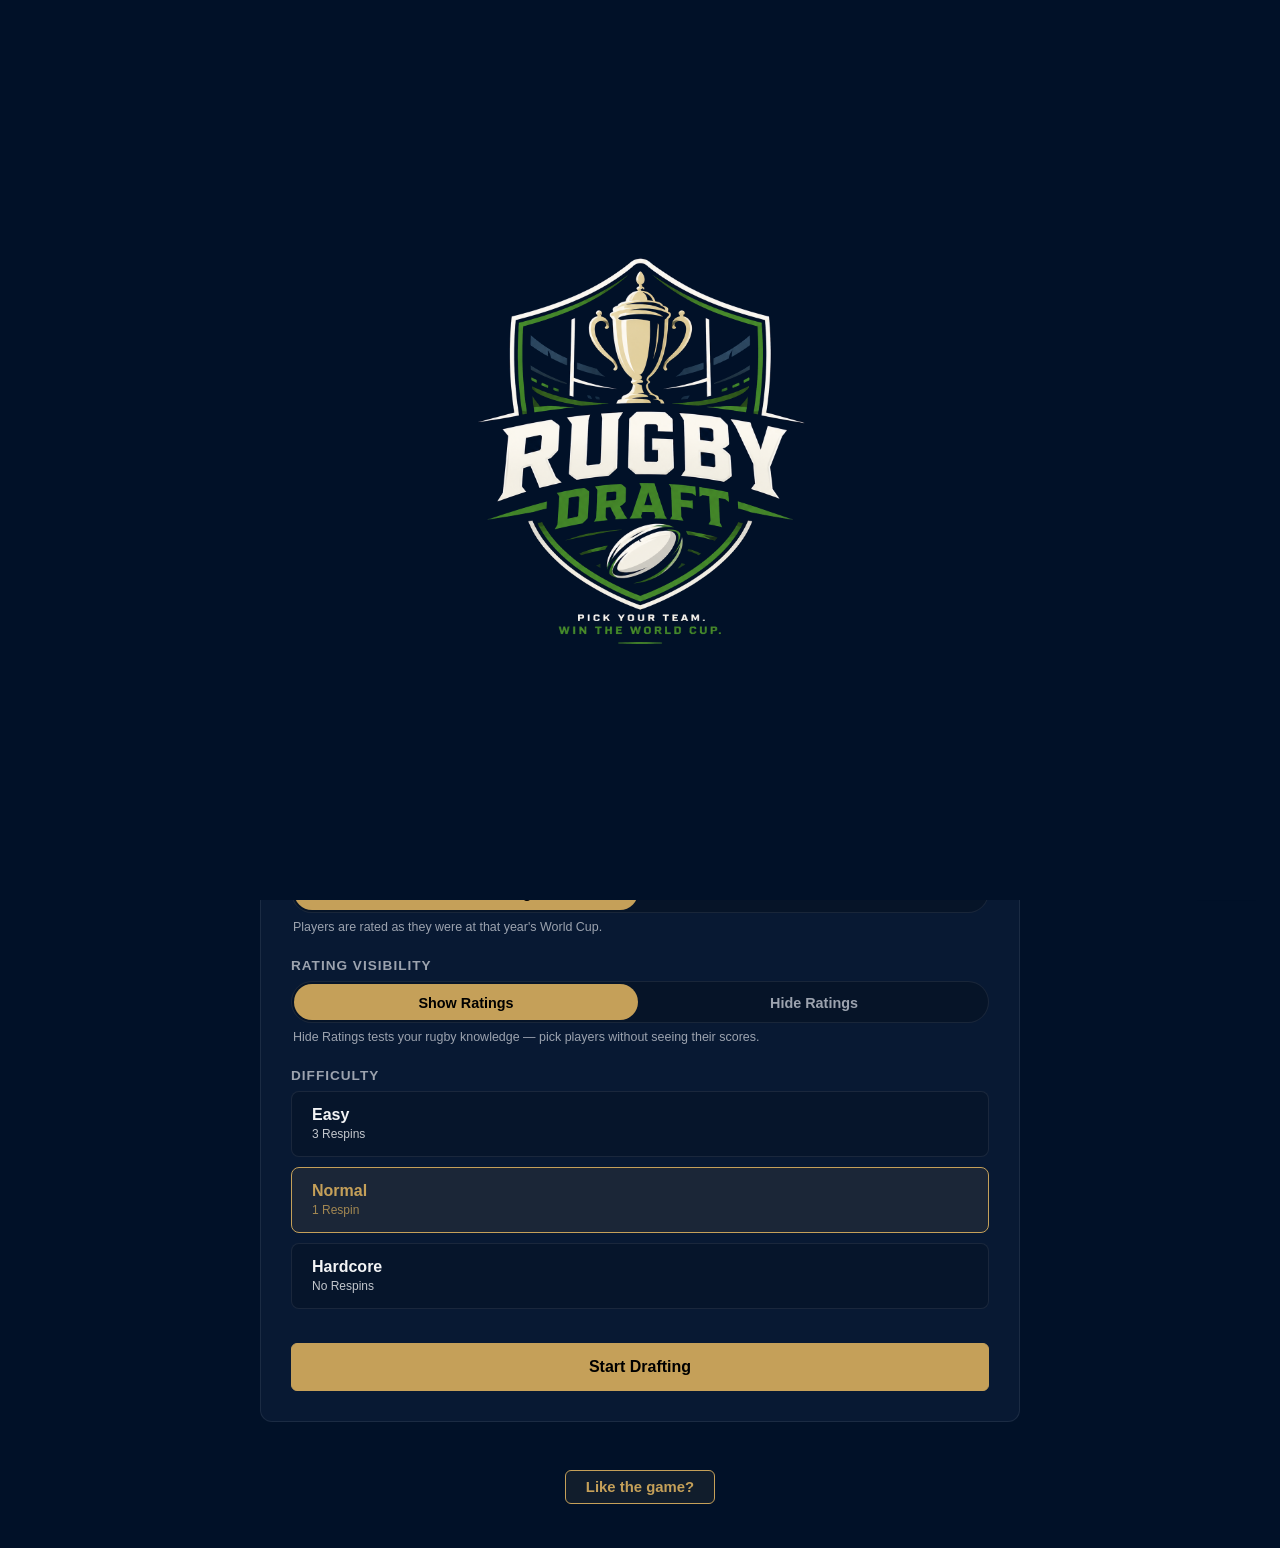
<file: index.html>
<!DOCTYPE html>
<html lang="en">
<head>
    <!-- Google Tag Manager -->
        <script>(function(w,d,s,l,i){w[l]=w[l]||[];w[l].push({'gtm.start':
        new Date().getTime(),event:'gtm.js'});var f=d.getElementsByTagName(s)[0],
        j=d.createElement(s),dl=l!='dataLayer'?'&l='+l:'';j.async=true;j.src=
        'https://www.googletagmanager.com/gtm.js?id='+i+dl;f.parentNode.insertBefore(j,f);
        })(window,document,'script','dataLayer','GTM-KBVM69FK');</script>
        <!-- End Google Tag Manager -->
            <meta charset="UTF-8">
            <meta name="viewport" content="width=device-width, initial-scale=1.0, viewport-fit=cover">
            <meta name="description" content="Build your ultimate XV from every Rugby World Cup squad in history. Draft players across 10 tournaments, then simulate any World Cup you choose.">
            <meta property="og:title" content="Rugby XV Draft">
            <meta property="og:description" content="Build your ultimate XV from every Rugby World Cup squad in history. Draft players across 10 tournaments, then simulate any World Cup you choose.">
            <meta property="og:image" content="https://rugbydraft.team/assets/logo-dark.png">
            <meta property="og:url" content="https://rugbydraft.team">
            <meta property="og:type" content="website">
            <meta name="twitter:card" content="summary_large_image">
            <meta name="twitter:image" content="https://rugbydraft.team/assets/logo-dark.png">
            <title>Rugby XV Draft</title>
            <link rel="stylesheet" href="style.css">
<link rel="icon" type="image/x-icon" href="assets/favicon.ico">
<link rel="icon" type="image/png" sizes="32x32" href="assets/favicon-32.png">
<link rel="icon" type="image/png" sizes="16x16" href="assets/favicon-16.png">
<link rel="apple-touch-icon" sizes="180x180" href="assets/favicon-180.png">
</head>
<body>
    <div id="loading-screen">
        <img src="assets/logo-dark.png" alt="Rugby Draft" class="loading-logo loading-logo-dark">
        <img src="assets/logo-light.png" alt="Rugby Draft" class="loading-logo loading-logo-light">
    </div>
    <script>
        // Runs immediately as the browser reaches this point in the markup,
        // before anything else on the page loads — so a repeat visit within
        // the same session (Play Again / Abandon Campaign) never shows even
        // a brief flash of the loading screen. The main dismiss-with-fade
        // logic for genuinely fresh visits lives in app.js.
        (function () {
            try {
                if (sessionStorage.getItem("hasPlayedBefore") === "1") {
                    document.getElementById("loading-screen").remove();
                }
            } catch (e) {}
        })();
    </script>
    <div id="tip-overlay" class="hidden">
        <div id="tip-card">
            <button id="tip-close-btn" aria-label="Close">&times;</button>
            <div id="tip-icon"></div>
            <div id="tip-title"></div>
            <div id="tip-body"></div>
            <label id="tip-dontshow-label">
                <input type="checkbox" id="tip-dontshow-checkbox">
                Don't show these tips again
            </label>
            <button id="tip-gotit-btn" class="btn-primary">Got it</button>
        </div>
    </div>
    <!-- Google Tag Manager (noscript) -->
<noscript><iframe src="https://www.googletagmanager.com/ns.html?id=GTM-KBVM69FK"
height="0" width="0" style="display:none;visibility:hidden"></iframe></noscript>
<!-- End Google Tag Manager (noscript) -->
    <header>
        <div class="site-logo">
            <img src="assets/logo-dark.png" alt="Rugby Draft" class="logo-img logo-dark">
            <img src="assets/logo-light.png" alt="Rugby Draft" class="logo-img logo-light">
        </div>
        <div class="header-centre">
            <h1 class="site-title">RUGBY XV DRAFT</h1>
                <div id="tournament-title" class="tournament-title-banner"></div>
        </div>
        <div class="utility-controls">
            <button id="theme-toggle">Light Mode</button>
            <button id="header-reset-btn" class="abort-reset-btn">Reset App</button>
        </div>
    </header>
    <main>
        <!-- SCREEN 1: SETUP -->
        <div id="setup-card" class="card-container">

            <div class="control-group">
                <label>Game Mode</label>
                <div id="mode-slider-track" class="slider-track">
                    <div id="mode-handle" class="slider-handle"></div>
                    <div class="slider-options">
                        <div id="mode-rwc" class="slider-opt active">Rugby World Cups</div>
                        <div id="mode-lions" class="slider-opt">Lions Tours</div>
                    </div>
                </div>
            </div>

            <div class="explainer-box" id="explainer-rwc">
                <div class="explainer-lead">Build the ultimate rugby team from history then take them to the World Cup.</div>
                <div class="explainer-body">Each turn, a random nation and year is spun — from the 1987 World Cup to 2023. Pick one player from that squad and place them on your pitch. Build a full XV across 15 spins, choosing wisely each time.</div>
                <div class="explainer-body">Your XV replaces a real team in the bracket of whichever World Cup you choose to play. Once your squad is complete, simulate the tournament and see how far they go.</div>
                <div class="explainer-rules">
                    <div class="explainer-rule">5,700+ players across all 10 World Cups</div>
                    <div class="explainer-rule">Choose which year to play in. Earlier RWCs are slightly easier</div>
                    <div class="explainer-rule">Choose which team to replace in the pool stages</div>
                    <div class="explainer-rule">Players can be placed out of position, but with a rating penalty</div>
                    <div class="explainer-rule">Use respins to reject a squad and draw another</div>
                    <div class="explainer-rule">Career Peak mode rates players at their all-time best</div>
                </div>
            </div>

            <div class="explainer-box hidden" id="explainer-lions">
                <div class="explainer-lead">Build a Lions XV from the four home nations then climb the ladder of Lions history.</div>
                <div class="explainer-body">Each turn, a random home nation and year is spun. Pick one player from that squad and place them on your pitch. Build a full XV across 15 spins, choosing wisely each time.</div>
                <div class="explainer-body">Once your squad is complete, you'll face the Lions Test team from every series decider since 1989, one match at a time. Win and you move on. Lose and the tour ends there.</div>
                <div class="explainer-rules">
                    <div class="explainer-rule">Draft only from England, Ireland, Scotland and Wales squads</div>
                    <div class="explainer-rule">Ten matches, one for every series decider from 1989 to 2025</div>
                    <div class="explainer-rule">A single loss ends the tour, however far you've climbed</div>
                    <div class="explainer-rule">Players can be placed out of position, but with a rating penalty</div>
                    <div class="explainer-rule">Use respins to reject a squad and draw another</div>
                    <div class="explainer-rule">Clear all ten matches and the Lions All Time XV awaits</div>
                </div>
                <button id="lions-dev-btn" class="control-hint hidden" style="background:none;border:none;text-decoration:underline;cursor:pointer;padding:0;">Dev Mode: instant 99 rated squad</button>
            </div>

            <div class="control-group" id="tournament-year-group">
                <label>Which World Cup?</label>
                <select id="tournament-year-select" class="team-select">
                    <option value="2023">2023 — France</option>
                    <option value="2019">2019 — Japan</option>
                    <option value="2015">2015 — England</option>
                    <option value="2011">2011 — New Zealand</option>
                    <option value="2007">2007 — France</option>
                    <option value="2003">2003 — Australia</option>
                    <option value="1999">1999 — Wales</option>
                    <option value="1995">1995 — South Africa</option>
                    <option value="1991">1991 — England/France/Ireland/Scotland/Wales</option>
                    <option value="1987">1987 — New Zealand/Australia</option>
                </select>
                <p class="control-hint">Choose which Rugby World Cup your Hybrid XV will compete in. The pool draw and bracket match what actually happened that year.</p>
            </div>

            <div class="control-group" id="team-select-group">
                <label>Replace Which Team</label>
                <select id="team-select" class="team-select"></select>
                <p class="control-hint" id="team-select-hint">Your XV takes this team's place in the World Cup bracket.</p>
            </div>

            <div class="control-group">
                <label>Rating Mode</label>
                <div id="variant-slider-track" class="slider-track">
                    <div id="variant-handle" class="slider-handle"></div>
                    <div class="slider-options">
                        <div id="variant-comp" class="slider-opt active">Tournament Rating</div>
                        <div id="variant-career" class="slider-opt">Career Peak</div>
                    </div>
                </div>
                <p class="control-hint" id="variant-hint">Players are rated as they were at that year's World Cup.</p>
            </div>

            <div class="control-group">
                <label>Rating Visibility</label>
                <div id="rating-slider-track" class="slider-track">
                    <div id="rating-handle" class="slider-handle"></div>
                    <div class="slider-options">
                        <div id="lbl-reveal" class="slider-opt active">Show Ratings</div>
                        <div id="lbl-knowledge" class="slider-opt">Hide Ratings</div>
                    </div>
                </div>
                <p class="control-hint">Hide Ratings tests your rugby knowledge — pick players without seeing their scores.</p>
            </div>

            <div class="control-group">
                <label>Difficulty</label>
                <div class="radio-options">
                    <div class="radio-box">
                        <input type="radio" name="difficulty" value="easy" id="diff-easy">
                        <label for="diff-easy" class="radio-label">Easy<br><span style="font-size:0.75rem;font-weight:normal;opacity:0.8;">3 Respins</span></label>
                    </div>
                    <div class="radio-box">
                        <input type="radio" name="difficulty" value="normal" id="diff-normal" checked>
                        <label for="diff-normal" class="radio-label">Normal<br><span style="font-size:0.75rem;font-weight:normal;opacity:0.8;">1 Respin</span></label>
                    </div>
                    <div class="radio-box">
                        <input type="radio" name="difficulty" value="hard" id="diff-hard">
                        <label for="diff-hard" class="radio-label">Hardcore<br><span style="font-size:0.75rem;font-weight:normal;opacity:0.8;">No Respins</span></label>
                    </div>
                </div>
            </div>

            <button id="start-game-btn" class="btn-primary btn-full">Start Drafting</button>
        </div>

        <!-- SCREEN 2: DRAFT DASHBOARD -->
        <div id="draft-dashboard" class="dashboard-grid hidden">
            <div class="left-panel">
                <div class="panel-card panel-card-compact">
                    <div class="stats-row">
                        <div class="stat-box"><div id="avg-global-ovr" class="stat-val">--</div><div class="stat-lbl">Global OVR</div></div>
                        <div class="stat-box"><div id="avg-forward-ovr" class="stat-val">--</div><div class="stat-lbl">Forwards</div></div>
                        <div class="stat-box"><div id="avg-back-ovr" class="stat-val">--</div><div class="stat-lbl">Backs</div></div>
                    </div>
                </div>
                <div class="panel-card panel-card-compact" id="spin-action-card">
                    <div class="action-cluster">
                        <button id="spin-btn" class="btn-primary">Spin Team</button>
                        <button id="respin-btn" class="disabled" disabled>Respin (<span id="respin-count">1</span>)</button>
                    </div>
                    <div class="status-feed-box">
                        <div id="flag-indicator" class="flag-wrapper"></div>
                        <div id="status-text">Click "Spin Team" to draw a squad from World Cup history and select a plyer for your team.</div>
                    </div>
                </div>
                <div class="panel-card roster-panel">
                    <div class="roster-scroll-boundary" id="roster-container"></div>
                </div>
            </div>

            <div class="panel-card pitch-card">
                <div class="rugby-pitch-canvas">
                    <div class="pitch-line-marking line-dead-top"></div>
                    <div class="pitch-line-marking line-10m-top"></div>
                    <div class="pitch-line-marking line-22m-top"></div>
                    <div class="pitch-line-marking line-halfway"></div>
                    <div class="pitch-line-marking line-22m-bottom"></div>
                    <div class="pitch-line-marking line-10m-bottom"></div>
                    <div class="pitch-line-marking line-dead-base"></div>
                    <div class="pitch-row-tier">
                        <div class="pitch-circle" data-pos="Loosehead Prop" data-num="1" data-label="PROP"></div>
                        <div class="pitch-circle" data-pos="Hooker" data-num="2" data-label="HOOKER"></div>
                        <div class="pitch-circle" data-pos="Tighthead Prop" data-num="3" data-label="PROP"></div>
                    </div>
                    <div class="pitch-row-tier">
                        <div class="pitch-circle" data-pos="Lock 4" data-num="4" data-label="LOCK"></div>
                        <div class="pitch-circle" data-pos="Lock 5" data-num="5" data-label="LOCK"></div>
                    </div>
                    <div class="pitch-row-tier">
                        <div class="pitch-circle" data-pos="Blindside Flanker" data-num="6" data-label="FLANKER"></div>
                        <div class="pitch-circle" data-pos="Number 8" data-num="8" data-label="NUMBER 8"></div>
                        <div class="pitch-circle" data-pos="Openside Flanker" data-num="7" data-label="FLANKER"></div>
                    </div>
                    <div class="pitch-row-tier">
                        <div class="pitch-circle" data-pos="Scrum-half" data-num="9" data-label="SCRUM-HALF"></div>
                        <div class="pitch-circle" data-pos="Fly-half" data-num="10" data-label="FLY-HALF"></div>
                    </div>
                    <div class="pitch-row-tier">
                        <div class="pitch-circle" data-pos="Left Wing" data-num="11" data-label="WING"></div>
                        <div class="pitch-circle" data-pos="Inside Centre" data-num="12" data-label="CENTRE"></div>
                        <div class="pitch-circle" data-pos="Outside Centre" data-num="13" data-label="CENTRE"></div>
                        <div class="pitch-circle" data-pos="Right Wing" data-num="14" data-label="WING"></div>
                    </div>
                    <div class="pitch-row-tier">
                        <div class="pitch-circle" data-pos="Fullback" data-num="15" data-label="FULLBACK"></div>
                    </div>
                </div>
            </div>
        </div>

        <!-- SCREEN 3: SIMULATION -->
        <div id="sim-dashboard" class="sim-layout-container hidden">
            <div id="sim-left-column">
                <div id="pre-kickoff-summary" class="panel-card prekick-box"></div>
                <div class="panel-card" id="manifest-team-box"></div>
            </div>
            <div class="panel-card" id="sim-processor-card">
                <div class="sim-speed-row">
                    <span class="sim-speed-label">Simulation Speed</span>
                    <div id="speed-slider-track" class="speed-slider-track" data-value="medium">
                        <div class="speed-slider-rail"></div>
                        <div class="speed-slider-stop" data-pos="slow"></div>
                        <div class="speed-slider-stop" data-pos="medium"></div>
                        <div class="speed-slider-stop" data-pos="fast"></div>
                        <div id="speed-slider-handle" class="speed-slider-handle" tabindex="0" role="slider"
                             aria-label="Simulation speed" aria-valuemin="0" aria-valuemax="2" aria-valuenow="1"></div>
                        <div class="speed-slider-labels">
                            <span class="speed-slider-label">Slow</span>
                            <span class="speed-slider-label">Medium</span>
                            <span class="speed-slider-label">Fast</span>
                        </div>
                    </div>
                </div>
                <div class="terminal-window-shell">
                    <div class="terminal-header-bar">
                        <div class="terminal-title">Match Simulation Processor</div>
                        <button id="run-sim-btn" class="btn-primary">Kick Off Tournament</button>
                    </div>
                    <div id="sim-results" class="terminal-logs-viewport">Ready to begin simulation...</div>
                </div>
                <button id="restart-btn" class="btn-primary hidden">Play Again</button>
            </div>
        </div>
    </main>
<div id="kofi-wrap" style="text-align: center;">
    <a href="https://ko-fi.com/U1R321MVNC" target="_blank" class="kofi-text-link">Like the game?</a>
</div>
<button id="floating-spin-btn" class="hidden">Spin Team</button>
<div id="page-share-wrap">
    <button id="page-share-btn" aria-label="Share this page" title="Share this page">
        <svg viewBox="0 0 24 24" width="16" height="16" fill="none" stroke="currentColor" stroke-width="2" stroke-linecap="round" stroke-linejoin="round"><circle cx="18" cy="5" r="3"></circle><circle cx="6" cy="12" r="3"></circle><circle cx="18" cy="19" r="3"></circle><line x1="8.59" y1="13.51" x2="15.42" y2="17.49"></line><line x1="15.41" y1="6.51" x2="8.59" y2="10.49"></line></svg>
        <span class="share-label">Share</span>
    </button>
    <div id="page-share-menu" class="page-share-menu hidden">
        <button data-share="email">Email</button>
        <button data-share="sms">Text Message</button>
        <button data-share="whatsapp">WhatsApp</button>
        <button data-share="instagram">Instagram</button>
        <button data-share="copy">Copy Link</button>
    </div>
</div>
<div id="version-footer">v1.2607051200</div>
    <script src="data.js"></script>
    <script src="app.js"></script>
</body>
 
</html>
</file>
<file: style.css>
/* ============================================================
   RUGBY XV DRAFT — STYLESHEET
   ============================================================ */

/* Global tokens */
:root {
    --bg-main: #011128;
    --bg-card: #081933;
    --border-color: rgba(255, 255, 255, 0.08);
    --text-main: #f3f4f6;
    --text-muted: #9ca3af;
    --brand-gold: #c5a059;
    --brand-gold-hover: #e0b86d;
    --pitch-green: #1b4329;
    --pitch-lines: rgba(255, 255, 255, 0.25);
    --terminal-bg: #030c1f;
    --terminal-text: #e5e7eb;
}

.light-theme {
    --bg-main: #ffffff;
    --bg-card: #ffffff;
    --border-color: rgba(0, 0, 0, 0.1);
    --text-main: #1f2937;
    --text-muted: #6b7280;
    --brand-gold: #b0873a;
    --brand-gold-hover: #946f2f;
    --pitch-green: #27633d;
    --pitch-lines: rgba(255, 255, 255, 0.4);
    --terminal-bg: #eef0f3;
    --terminal-text: #1f2937;
}

/* Lions Tours mode. Dark mode keeps the page surround as the regular
   navy, with the card panel picking up a deeper Welsh red. The accent
   colour is a brighter royal navy, enough contrast to read clearly
   against both the red panel and the navy page background, without
   reading as French rugby blue.

   The setup screen (Game Mode, Rating Mode, Difficulty) keeps the same
   navy panel RWC mode uses rather than the red, with red taking over
   the accent role gold normally plays there, scoped locally via a CSS
   variable override so it doesn't affect the simulation screen's blue.
   Light mode has no navy to convert, so the card panel stays white and
   picks up a green border instead, with red as the accent throughout. */
.lions-theme {
    --bg-card: #7a1220;
    --border-color: #00843d;
    --brand-gold: #5580cc;
    --brand-gold-hover: #6d92d6;
}

.lions-theme:not(.light-theme) .roster-panel,
.lions-theme:not(.light-theme) #manifest-team-box {
    background: #081933;
}

.lions-theme:not(.light-theme) #setup-card {
    background: #081933;
    --brand-gold: #c8102e;
    --brand-gold-hover: #a80d26;
}

.lions-theme.light-theme {
    --bg-card: #ffffff;
    --border-color: #00843d;
    --brand-gold: #c8102e;
    --brand-gold-hover: #a80d26;
}

.lions-theme:not(.light-theme) #setup-card .btn-primary,
.lions-theme:not(.light-theme) #setup-card .slider-opt.active,
.lions-theme.light-theme .btn-primary,
.lions-theme.light-theme .slider-opt.active {
    color: #ffffff;
    font-weight: 700;
}

* { box-sizing: border-box; margin: 0; padding: 0; font-family: -apple-system, BlinkMacSystemFont, sans-serif; }

body {
    background-color: var(--bg-main);
    color: var(--text-main);
    transition: background-color 0.3s ease, color 0.3s ease;
    padding: 20px;
    min-height: 100vh;
}

.hidden { display: none !important; }

/* Initial loading screen: large centred logo, fades out once the app
   is ready, then removed from the layout entirely. */
#loading-screen {
    position: fixed;
    top: 0; left: 0; right: 0; bottom: 0;
    z-index: 9999;
    display: flex;
    align-items: center;
    justify-content: center;
    background-color: var(--bg-main);
    transition: opacity 0.4s ease;
}
#loading-screen.loading-fade-out {
    opacity: 0;
    pointer-events: none;
}
.loading-logo {
    width: min(70vw, 420px);
    height: auto;
    animation: loading-pulse 1.6s ease-in-out infinite;
}
.loading-logo-light { display: none; }
.light-theme .loading-logo-dark { display: none; }
.light-theme .loading-logo-light { display: block; }
@keyframes loading-pulse {
    0%, 100% { opacity: 1; transform: scale(1); }
    50% { opacity: 0.85; transform: scale(0.97); }
}

/* Onboarding tip popups: a small set of dismissible, one-time-by-default
   instructional cards shown at points in the flow that genuinely aren't
   self-explanatory (e.g. the spin-then-place-then-repeat draft mechanic).
   Never blocks return visitors who already know the app — see the
   "Don't show these tips again" checkbox, persisted via localStorage. */
#tip-overlay {
    position: fixed;
    top: 0; left: 0; right: 0; bottom: 0;
    background: rgba(0,0,0,0.55);
    z-index: 500;
    display: flex;
    align-items: center;
    justify-content: center;
    padding: 20px;
}
#tip-card {
    position: relative;
    max-width: 420px;
    width: 100%;
    background: var(--bg-card);
    border: 1px solid var(--border-color);
    border-radius: 14px;
    padding: 28px 26px 22px;
    box-shadow: 0 12px 40px rgba(0,0,0,0.4);
    text-align: center;
}
#tip-close-btn {
    position: absolute;
    top: 10px; right: 12px;
    background: none;
    border: none;
    font-size: 1.4rem;
    line-height: 1;
    color: var(--text-muted);
    cursor: pointer;
    padding: 4px 8px;
}
#tip-close-btn:hover { color: var(--text-main); }
#tip-icon { font-size: 2.2rem; margin-bottom: 10px; }
#tip-title {
    font-family: Georgia, serif;
    font-weight: 700;
    font-size: 1.15rem;
    color: var(--brand-gold);
    margin-bottom: 10px;
}
#tip-body {
    font-size: 0.9rem;
    color: var(--text-main);
    line-height: 1.55;
    margin-bottom: 18px;
    text-align: left;
}
#tip-body strong { color: var(--brand-gold); }
#tip-dontshow-label {
    display: flex;
    align-items: center;
    justify-content: center;
    gap: 8px;
    font-size: 0.78rem;
    color: var(--text-muted);
    margin-bottom: 16px;
    cursor: pointer;
    user-select: none;
}
#tip-dontshow-label input { cursor: pointer; }
#tip-gotit-btn { width: 100%; padding: 11px; }

#version-footer {
    position: fixed;
    bottom: calc(6px + env(safe-area-inset-bottom));
    left: 10px;
    font-size: 0.6rem;
    color: #888888;
    z-index: 10;
    pointer-events: none;
    user-select: none;
}

/* Floating "Spin Team" button — mobile only, appears once a player has
   been placed, so the user doesn't need to scroll back up to spin again. */
#floating-spin-btn {
    display: none;
    position: fixed;
    bottom: calc(32px + env(safe-area-inset-bottom));
    left: 50%;
    transform: translateX(-50%);
    z-index: 30;
    background: var(--brand-gold);
    color: #000;
    font-weight: 700;
    font-size: 0.95rem;
    padding: 14px 32px;
    border: none;
    border-radius: 30px;
    box-shadow: 0 4px 16px rgba(0,0,0,0.4);
    cursor: pointer;
}
#floating-spin-btn:active { background: var(--brand-gold-hover); }
@media (max-width: 1024px) {
    #floating-spin-btn:not(.hidden) { display: block; }
}

#kofi-wrap {
    margin-top: 48px;
    margin-bottom: 24px;
}
.kofi-text-link {
    display: inline-block;
    color: var(--brand-gold);
    font-weight: 700;
    font-size: 0.93rem;
    text-decoration: none;
    padding: 8px 20px;
    border: 1px solid var(--brand-gold);
    border-radius: 6px;
    background: color-mix(in srgb, var(--brand-gold) 8%, transparent);
    transition: all 0.2s ease;
}
.kofi-text-link:hover,
.kofi-text-link:focus {
    background: var(--brand-gold);
    color: #000;
    text-decoration: none;
}
@media (max-width: 1024px) {
    #kofi-wrap {
        margin-top: 64px;
        /* Extra bottom clearance so it doesn't sit right under the
           floating spin button (which is itself ~70px tall with its
           fixed bottom offset) when both are visible at once. */
        margin-bottom: 90px;
    }
}

#page-share-wrap {
    position: fixed;
    bottom: calc(10px + env(safe-area-inset-bottom));
    right: 12px;
    z-index: 20;
}
#page-share-btn {
    display: flex;
    align-items: center;
    gap: 6px;
    background: var(--bg-card);
    border: 1px solid var(--border-color);
    color: var(--text-muted);
    font-size: 0.78rem;
    font-weight: 600;
    padding: 7px 12px;
    border-radius: 20px;
    cursor: pointer;
    box-shadow: 0 2px 8px rgba(0,0,0,0.25);
    transition: color 0.15s, border-color 0.15s;
}
#page-share-btn:hover { color: var(--brand-gold); border-color: var(--brand-gold); }
.page-share-menu {
    position: absolute;
    bottom: calc(100% + 8px);
    right: 0;
    background: var(--bg-card);
    border: 1px solid var(--border-color);
    border-radius: 10px;
    box-shadow: 0 4px 16px rgba(0,0,0,0.35);
    padding: 6px;
    display: flex;
    flex-direction: column;
    min-width: 160px;
}
.page-share-menu button {
    background: none;
    border: none;
    text-align: left;
    padding: 9px 12px;
    font-size: 0.85rem;
    color: var(--text-main);
    border-radius: 6px;
    cursor: pointer;
}
.page-share-menu button:hover { background: color-mix(in srgb, var(--brand-gold) 12%, transparent); color: var(--brand-gold); }
@media (max-width: 600px) {
    #page-share-wrap { bottom: 8px; right: 8px; }
    #page-share-btn span.share-label { display: none; }
}

/* ── Header ── */
header {
    display: flex;
    justify-content: space-between;
    align-items: center;
    max-width: 1400px;
    margin: 0 auto 20px auto;
    padding-bottom: 15px;
    border-bottom: 1px solid var(--border-color);
}
.utility-controls { display: flex; gap: 10px; }

/* Site logo: two images stacked, only one shown depending on theme */
.site-logo { display: flex; align-items: center; height: 100px; }
.logo-img { height: 100px; width: auto; display: block; }
.logo-img.logo-light { display: none; }
.light-theme .logo-img.logo-dark { display: none; }
.light-theme .logo-img.logo-light { display: block; }
@media (max-width: 600px) {
    .site-logo, .logo-img { height: 64px; }
}

/* ── Buttons ── */
button, .btn {
    background: var(--bg-card);
    color: var(--text-main);
    border: 1px solid var(--border-color);
    padding: 8px 16px;
    border-radius: 6px;
    cursor: pointer;
    font-weight: 600;
    font-size: 0.9rem;
    transition: all 0.2s ease;
}
button:hover:not(:disabled) { border-color: var(--brand-gold); color: var(--brand-gold); }
button:disabled, button.disabled { opacity: 0.4; cursor: not-allowed; pointer-events: none; }

.btn-primary { background: var(--brand-gold); color: #000; border: 1px solid var(--brand-gold); }
.btn-primary:hover:not(:disabled) { background: var(--brand-gold-hover); border-color: var(--brand-gold-hover); color: #000; }

.btn-full { width: 100%; padding: 14px; margin-top: 10px; font-size: 1rem; }

/* Play Again + Share/Download buttons after a run ends — side by side on
   desktop with Play Again on the left, stacked full-width on mobile. */
.result-actions-row {
    display: flex;
    flex-direction: row;
    gap: 10px;
    margin-top: 15px;
}
.result-action-btn,
.share-team-btn {
    flex: 1 1 0;
    padding: 5px 16px;
    font-size: 0.85rem;
    margin-top: 0;
    width: auto;
    white-space: nowrap;
    overflow: hidden;
    text-overflow: ellipsis;
    line-height: 1;
}
@media (max-width: 600px) {
    .result-actions-row { flex-direction: column; }
    .result-action-btn,
    .share-team-btn { flex: 1 1 auto; width: 100%; font-size: 0.85rem; }
}

/* ── Setup card ── */
.card-container {
    max-width: 760px;
    margin: 40px auto;
    background: var(--bg-card);
    border: 1px solid var(--border-color);
    border-radius: 12px;
    padding: 30px;
}
.setup-title { margin-bottom: 16px; }
.setup-title h2 { font-size: 1.4rem; }

/* ── Explainer box ── */
.explainer-box {
    background: color-mix(in srgb, var(--brand-gold) 8%, transparent);
    border: 1px solid color-mix(in srgb, var(--brand-gold) 30%, transparent);
    border-radius: 8px;
    padding: 16px 18px;
    margin-bottom: 24px;
}
.explainer-lead {
    font-size: 0.93rem;
    font-weight: 700;
    color: var(--brand-gold);
    margin-bottom: 10px;
    line-height: 1.4;
}
.lions-theme .explainer-lead {
    color: #00843d;
}
.explainer-body {
    font-size: 0.81rem;
    color: var(--text-muted);
    line-height: 1.55;
    margin-bottom: 8px;
}
.explainer-rules {
    margin-top: 10px;
    display: flex;
    flex-direction: column;
    gap: 5px;
}
.explainer-rule {
    font-size: 0.8rem;
    color: var(--text-muted);
    padding-left: 16px;
    position: relative;
    line-height: 1.4;
}
.explainer-rule::before {
    content: "→";
    position: absolute;
    left: 0;
    color: var(--brand-gold);
}

.control-group { margin-bottom: 24px; }
.control-group > label {
    display: block;
    font-size: 0.85rem;
    text-transform: uppercase;
    letter-spacing: 1px;
    margin-bottom: 8px;
    color: var(--text-muted);
    font-weight: 700;
}
.control-hint {
    font-size: 0.78rem;
    color: var(--text-muted);
    margin-top: 7px;
    padding-left: 2px;
}

/* Team selector */
.team-select {
    width: 100%;
    padding: 11px 14px;
    background: var(--bg-main);
    color: var(--text-main);
    border: 1px solid var(--border-color);
    border-radius: 8px;
    font-size: 0.95rem;
    font-weight: 600;
    cursor: pointer;
    appearance: none;
    background-image: url("data:image/svg+xml,%3Csvg xmlns='http://www.w3.org/2000/svg' width='12' height='8' viewBox='0 0 12 8'%3E%3Cpath fill='%239ca3af' d='M1 1l5 5 5-5'/%3E%3C/svg%3E");
    background-repeat: no-repeat;
    background-position: right 12px center;
}
.team-select:focus { outline: none; border-color: var(--brand-gold); }

/* Slider toggles */
.slider-track {
    width: 100%;
    height: 42px;
    background: rgba(0,0,0,0.2);
    border: 1px solid var(--border-color);
    border-radius: 21px;
    position: relative;
    cursor: pointer;
    display: flex;
    align-items: center;
    padding: 2px;
}
.slider-handle {
    position: absolute;
    width: calc(50% - 4px);
    height: 36px;
    background: var(--brand-gold);
    border-radius: 18px;
    left: 2px;
    transition: transform 0.25s cubic-bezier(0.4,0,0.2,1);
    z-index: 1;
}
.slider-track.right-state .slider-handle { transform: translateX(100%); }
.slider-options {
    position: absolute;
    width: 100%; height: 100%;
    left: 0; top: 0;
    display: flex;
    z-index: 2;
    pointer-events: none;
}
.slider-opt {
    flex: 1;
    text-align: center;
    line-height: 42px;
    font-size: 0.9rem;
    font-weight: 700;
    color: var(--text-muted);
}
.slider-opt.active { color: #000; }

/* Radio buttons */
.radio-options { display: flex; flex-direction: column; gap: 10px; }
.radio-box { position: relative; width: 100%; }
.radio-box input { position: absolute; opacity: 0; width: 100%; height: 100%; cursor: pointer; }
.radio-label {
    display: block;
    text-align: left;
    padding: 14px 20px;
    background: rgba(0,0,0,0.15);
    border: 1px solid var(--border-color);
    border-radius: 8px;
    font-weight: 600;
    cursor: pointer;
}
.radio-box input:checked + .radio-label {
    border-color: var(--brand-gold);
    background: color-mix(in srgb, var(--brand-gold) 10%, transparent);
    color: var(--brand-gold);
}

/* Pre-kickoff team summary: horizontal row, scores in gold circles */
#sim-left-column {
    grid-column: 1;
    display: flex;
    flex-direction: column;
    gap: 18px;
    min-width: 0;
}
.prekick-box {
    margin-bottom: 0;
}
#sim-processor-card {
    grid-column: 2;
    display: flex;
    flex-direction: column;
    min-height: 0; min-width: 0;
}
.prekick-header {
    font-family: Georgia, serif;
    font-weight: 700;
    color: var(--text-main);
    font-size: 1.05rem;
    margin-bottom: 12px;
}
.prekick-stats {
    display: flex;
    justify-content: space-between;
    gap: 12px;
}
.prekick-stat {
    flex: 1 1 0;
    display: flex;
    flex-direction: column;
    align-items: center;
    gap: 8px;
}
.prekick-val {
    width: 64px;
    height: 64px;
    border-radius: 50%;
    background: var(--brand-gold);
    border: 2px solid var(--text-muted);
    color: #000;
    display: flex;
    align-items: center;
    justify-content: center;
    font-size: 1.5rem;
    font-weight: 800;
    box-shadow: 0 2px 6px rgba(0,0,0,0.35);
}

/* Host-nation theming for the simulation screen. Applied via the
   .host-themed class on #sim-dashboard, with a full set of --host-*
   CSS variables set inline by JS based on a fully explicit per-year,
   per-theme spec (simTheme in data.js) — not a derived formula, since
   several nations need genuinely bespoke treatment (New Zealand's
   panels flip from solid black to solid white between themes; Wales
   leads with red rather than green). Every property falls back to the
   site's existing gold/navy/border/text defaults when unset, so any
   element a given year doesn't specify is completely unaffected. */
.host-themed #manifest-team-box {
    background: var(--host-team-bg, var(--bg-card));
    border-color: var(--host-team-border, var(--border-color));
    border-width: 2px;
}
.host-themed #pre-kickoff-summary {
    background: var(--host-team-bg, var(--bg-card));
    border-color: var(--host-team-border, var(--border-color));
    border-width: 2px;
}
.host-themed #manifest-team-box .manifest-name {
    color: var(--host-team-text, var(--text-main));
}
.host-themed #manifest-team-box .manifest-num,
.host-themed #manifest-team-box .manifest-pos,
.host-themed #manifest-team-box .manifest-nation {
    color: var(--host-team-muted, var(--text-muted));
}
.host-themed #sim-processor-card {
    background: var(--host-proc-bg, var(--bg-card));
    border-color: var(--host-proc-border, var(--border-color));
    border-width: 2px;
}
.host-themed .terminal-window-shell {
    background: var(--host-terminal-bg, var(--terminal-bg));
}
.host-themed .terminal-logs-viewport {
    color: var(--host-terminal-text, var(--terminal-text));
}
.host-themed .prekick-header {
    color: var(--host-ready-header, var(--text-main));
}
.host-themed .prekick-val {
    background: var(--host-ratings-bg, var(--brand-gold));
    color: var(--host-ratings-text, #000);
}
.host-themed .speed-slider-handle {
    background: var(--host-slider-colour, var(--brand-gold));
}
.host-themed #run-sim-btn {
    background: var(--host-button-bg, var(--brand-gold));
    border-color: var(--host-button-bg, var(--brand-gold));
    color: var(--host-button-text, #000);
}

.prekick-lbl {
    font-size: 0.75rem;
    color: var(--text-muted);
    text-align: center;
    text-transform: uppercase;
    letter-spacing: 0.03em;
}
@media (max-width: 600px) {
    .prekick-val { width: 52px; height: 52px; font-size: 1.25rem; }
    .prekick-lbl { font-size: 0.65rem; }
}

/* Speed selector row on the sim dashboard */
.sim-speed-row {
    display: flex;
    align-items: center;
    gap: 14px;
    margin-bottom: 18px;
    flex-wrap: wrap;
}
.sim-speed-label {
    font-size: 0.82rem;
    font-weight: 600;
    color: var(--text-muted);
    white-space: nowrap;
}

/* Draggable 3-position speed slider */
.speed-slider-track {
    position: relative;
    flex: 1 1 auto;
    min-width: 180px;
    max-width: 320px;
    height: 56px;
    margin-top: 4px;
    cursor: pointer;
    user-select: none;
}
.speed-slider-rail {
    position: absolute;
    top: 18px;
    left: 14px;
    right: 14px;
    height: 6px;
    background: rgba(0,0,0,0.25);
    border: 1px solid var(--border-color);
    border-radius: 3px;
}
.speed-slider-stop {
    position: absolute;
    top: 16px;
    width: 10px;
    height: 10px;
    background: rgba(255,255,255,0.15);
    border-radius: 50%;
    transform: translateX(-50%);
}
.speed-slider-stop[data-pos="slow"]   { left: 14px; }
.speed-slider-stop[data-pos="medium"] { left: 50%; }
.speed-slider-stop[data-pos="fast"]   { left: calc(100% - 14px); }

.speed-slider-handle {
    position: absolute;
    top: 7px;
    left: 14px;
    width: 28px;
    height: 28px;
    background: var(--brand-gold);
    border: 2px solid #000;
    border-radius: 50%;
    transform: translateX(-50%);
    transition: left 0.18s cubic-bezier(0.4,0,0.2,1), background 0.2s, opacity 0.2s;
    box-shadow: 0 1px 4px rgba(0,0,0,0.4);
    cursor: grab;
    z-index: 2;
}
.speed-slider-handle:active { cursor: grabbing; }
.speed-slider-handle:focus { outline: 2px solid var(--brand-gold); outline-offset: 2px; }

.speed-slider-labels {
    position: absolute;
    top: 40px;
    left: 0;
    right: 0;
    display: flex;
    justify-content: space-between;
    pointer-events: none;
}
.speed-slider-label {
    font-size: 0.7rem;
    color: var(--text-muted);
    font-weight: 600;
}
.speed-slider-track[data-value="medium"] .speed-slider-label:nth-child(2),
.speed-slider-track[data-value="slow"] .speed-slider-label:nth-child(1),
.speed-slider-track[data-value="fast"] .speed-slider-label:nth-child(3) {
    color: var(--brand-gold);
}

/* Greyed-out / disabled state once the tournament starts */
.speed-slider-track.disabled {
    cursor: not-allowed;
    opacity: 0.45;
}
.speed-slider-track.disabled .speed-slider-handle {
    cursor: not-allowed;
    background: var(--text-muted);
    border-color: rgba(0,0,0,0.4);
}

@media (max-width: 600px) {
    .sim-speed-row { flex-direction: column; align-items: flex-start; gap: 6px; }
    .speed-slider-track { width: 100%; max-width: none; }
}

/* Team Strategy slider (Forwards Dominant / Balanced / Backs Dominant) on
   the prekick screen — continuous, unlike the 3-stop speed slider, so it
   reuses the same rail/handle visual language rather than the same JS. */
.strategy-row {
    margin-top: 30px;
}
.strategy-row-label {
    display: flex;
    align-items: center;
    font-family: Georgia, serif;
    font-size: 0.82rem;
    font-weight: 700;
    color: var(--brand-gold);
    margin-bottom: 16px;
}
.strategy-slider-track {
    position: relative;
    width: 100%;
    height: 56px;
    cursor: pointer;
    user-select: none;
}
.strategy-slider-rail {
    position: absolute;
    top: 18px;
    left: 14px;
    right: 14px;
    height: 6px;
    background: rgba(0,0,0,0.25);
    border: 1px solid var(--border-color);
    border-radius: 3px;
}
.strategy-slider-handle {
    position: absolute;
    top: 7px;
    left: 14px;
    width: 28px;
    height: 28px;
    background: var(--brand-gold);
    border: 2px solid #000;
    border-radius: 50%;
    transform: translateX(-50%);
    transition: background 0.2s, opacity 0.2s;
    box-shadow: 0 1px 4px rgba(0,0,0,0.4);
    cursor: grab;
    z-index: 2;
}
.strategy-slider-handle:active { cursor: grabbing; }
.strategy-slider-handle:focus { outline: 2px solid var(--brand-gold); outline-offset: 2px; }

.strategy-slider-labels {
    position: absolute;
    top: 40px;
    left: 14px;
    right: 14px;
    height: 14px;
    pointer-events: none;
}
.strategy-slider-label {
    position: absolute;
    font-size: 0.7rem;
    color: var(--text-muted);
    font-weight: 600;
    white-space: nowrap;
}
.strategy-slider-label:nth-child(1) { left: 0; }
.strategy-slider-label:nth-child(2) { left: 50%; transform: translateX(-50%); }
.strategy-slider-label:nth-child(3) { right: 0; }
.strategy-slider-track[data-value="balanced"] .strategy-slider-label:nth-child(2),
.strategy-slider-track[data-value="forwards"] .strategy-slider-label:nth-child(1),
.strategy-slider-track[data-value="backs"] .strategy-slider-label:nth-child(3) {
    color: var(--brand-gold);
}

.strategy-slider-track.disabled {
    cursor: not-allowed;
    opacity: 0.45;
}
.strategy-slider-track.disabled .strategy-slider-handle {
    cursor: not-allowed;
    background: var(--text-muted);
    border-color: rgba(0,0,0,0.4);
}

.host-themed .strategy-slider-handle {
    background: var(--host-slider-colour, var(--brand-gold));
}

@media (max-width: 600px) {
    .strategy-slider-labels { top: 38px; }
    .strategy-slider-label { font-size: 0.62rem; }
}

/* ── Draft dashboard layout ── */
.panel-card {
    background: var(--bg-card);
    border: 1px solid var(--border-color);
    border-radius: 10px;
    padding: 20px;
}
.panel-card-compact { padding: 12px 16px; }

/* Stats row */
.stats-row { display: grid; grid-template-columns: repeat(3,1fr); gap: 10px; text-align: center; }
.stat-box {
    background: rgba(0,0,0,0.15);
    padding: 10px 5px;
    border-radius: 6px;
    border: 1px solid var(--border-color);
}
.stat-val { font-size: 1.4rem; font-weight: 800; color: var(--brand-gold); }
.stat-lbl { font-size: 0.7rem; text-transform: uppercase; color: var(--text-muted); }

/* Action cluster */
.action-cluster { display: flex; gap: 10px; margin-bottom: 15px; }
.action-cluster button { flex: 1; padding: 12px; }

/* Status feed */
.status-feed-box {
    display: flex;
    align-items: center;
    gap: 10px;
    min-height: 52px;
    background: rgba(0,0,0,0.2);
    border-radius: 6px;
    padding: 10px 12px;
    font-size: 0.85rem;
    border-left: 3px solid var(--brand-gold);
}
.flag-wrapper { flex-shrink: 0; line-height: 1; }

/* ── Roster list ── */
.roster-scroll-boundary { overflow-y: auto; }
.roster-group { margin-bottom: 12px; }
.group-header {
    font-size: 0.72rem;
    font-weight: 800;
    text-transform: uppercase;
    color: var(--brand-gold);
    letter-spacing: 0.5px;
    margin-bottom: 5px;
    padding-bottom: 2px;
    border-bottom: 1px solid var(--border-color);
}
.player-row {
    display: grid;
    grid-template-columns: minmax(0, 1fr) auto 36px;
    align-items: center;
    gap: 6px;
    padding: 7px 8px;
    background: rgba(0,0,0,0.1);
    margin-bottom: 3px;
    border-radius: 4px;
    cursor: pointer;
    border: 1px solid transparent;
}
.player-row:hover:not(.claimed-lockout) { background: rgba(255,255,255,0.05); }
.player-row.selected { background: color-mix(in srgb, var(--brand-gold) 20%, transparent) !important; border-color: var(--brand-gold); }
/* player-num removed */
.player-name { font-size: 0.85rem; font-weight: 600; min-width: 0; overflow-wrap: break-word; }
.player-pos-label { font-size: 0.68rem; color: var(--text-muted); white-space: nowrap; }
.player-rating { font-family: monospace; font-weight: 700; color: var(--brand-gold); font-size: 0.85rem; text-align: right; }

.claimed-lockout { opacity: 0.28; cursor: not-allowed; pointer-events: none; }

/* ── Pitch positional stagger ── */
/* Number 8: top aligns with midpoint of flankers (offset down by half circle height) */
.pitch-circle[data-num="8"]  { margin-top: calc(var(--circle-size, 68px) * 0.5); }

/* Fly-half: top aligns with midpoint of scrum-half */
.pitch-circle[data-num="10"] { margin-top: calc(var(--circle-size, 68px) * 0.5); }

/* Outside centre: top aligns with midpoint of inside centre */
.pitch-circle[data-num="13"] { margin-top: calc(var(--circle-size, 68px) * 0.5); }

/* Wingers: top aligns with midpoint of outside centre (so offset = 1.5x circle height from row top) */
.pitch-circle[data-num="11"],
.pitch-circle[data-num="14"] { margin-top: calc(var(--circle-size, 68px) * 1.5); }
.pitch-card { display: flex; justify-content: center; align-items: center; padding: 6px; }
.rugby-pitch-canvas {
    width: 100%;
    max-width: 720px;
    aspect-ratio: 1 / 1.35;
    background-color: var(--pitch-green);
    border: 1px solid #ffffff;
    border-radius: 12px;
    position: relative;
    display: flex;
    flex-direction: column;
    justify-content: space-between;
    padding: 5% 0;
    box-shadow: inset 0 0 40px rgba(0,0,0,0.4);
}
.pitch-line-marking { position: absolute; width: 100%; border-top: 2px dashed var(--pitch-lines); pointer-events: none; }
.line-dead-top   { top: 0;    border-top-style: solid; border-top-width: 4px; }
.line-10m-top    { top: 22%; }
.line-22m-top    { top: 36%; }
.line-halfway    { top: 50%;  border-top-style: solid; border-top-width: 3px; }
.line-22m-bottom { bottom: 36%; }
.line-10m-bottom { bottom: 22%; }
.line-dead-base  { bottom: 0;   border-top-style: solid; border-top-width: 4px; }

.pitch-row-tier { display: flex; justify-content: center; align-items: flex-start; width: 100%; z-index: 5; gap: 4%; }

.pitch-circle {
    --circle-size: 68px;
    width: var(--circle-size); height: var(--circle-size);
    border-radius: 50% !important;
    background: rgba(0,0,0,0.75);
    border: 2px dashed rgba(255,255,255,0.5);
    display: flex; flex-direction: column;
    justify-content: center; align-items: center;
    cursor: pointer;
    position: relative;
    box-shadow: 0 4px 6px rgba(0,0,0,0.3);
    transition: all 0.15s ease;
    padding: 4px;
}
.pitch-circle::before {
    content: attr(data-num);
    font-size: 1rem; font-weight: 800;
    color: rgba(255,255,255,0.6);
}
.pitch-circle::after {
    content: attr(data-label);
    font-size: 0.44rem; font-weight: 700;
    color: rgba(255,255,255,0.9);
    text-align: center; line-height: 1.1;
    width: 95%; display: block;
}
.pitch-circle.highlight-eligible {
    border-color: var(--brand-gold); border-style: solid;
    background: color-mix(in srgb, var(--brand-gold) 35%, transparent);
    transform: scale(1.1);
    box-shadow: 0 0 12px var(--brand-gold);
    cursor: pointer;
}
.pitch-circle.highlight-forbidden {
    opacity: 0.25;
    cursor: not-allowed;
    pointer-events: none;
}
/* ── OOP tooltip ── */
.oop-tooltip {
    position: fixed;
    background: #1a1a1a;
    color: #f87171;
    border: 1px solid rgba(248,113,113,0.5);
    border-radius: 5px;
    padding: 5px 10px;
    font-size: 0.78rem;
    font-weight: 600;
    white-space: nowrap;
    pointer-events: none;
    z-index: 9999;
    box-shadow: 0 2px 8px rgba(0,0,0,0.6);
}
/* ── OOP warning icon ── */
.oop-icon {
    cursor: pointer;
    font-size: 0.65rem;
    margin-left: 2px;
    vertical-align: super;
    color: #f59e0b;
    user-select: none;
}
.oop-icon:hover { color: #fbbf24; }

/* ── Generic info icon + tooltip (e.g. Team Strategy) ── */
.info-icon {
    display: inline-flex;
    align-items: center;
    justify-content: center;
    width: 16px;
    height: 16px;
    margin-left: 6px;
    border-radius: 50%;
    background: rgba(255,255,255,0.14);
    color: var(--text-muted);
    font-size: 0.68rem;
    font-weight: 700;
    font-style: italic;
    cursor: pointer;
    user-select: none;
    vertical-align: middle;
}
.info-icon:hover, .info-icon:focus {
    background: var(--brand-gold);
    color: #000;
    outline: none;
}
.info-tooltip {
    position: fixed;
    background: #1a1a1a;
    color: #f3f4f6;
    border: 1px solid var(--border-color);
    border-radius: 6px;
    padding: 10px 12px;
    font-size: 0.78rem;
    line-height: 1.4;
    max-width: 260px;
    white-space: normal;
    pointer-events: none;
    z-index: 9999;
    box-shadow: 0 2px 8px rgba(0,0,0,0.6);
}
.pitch-circle.occupied {
    background: #111317;
    border: 2px solid var(--brand-gold); border-style: solid;
    cursor: pointer;
    border-radius: 50% !important;
}
.pitch-circle.occupied::before,
.pitch-circle.occupied::after { display: none; }
/* Unlocked occupied nodes pulse subtly to show they're clickable to unselect */
.pitch-circle.occupied:not([data-locked]):hover {
    border-color: #ef4444;
    box-shadow: 0 0 10px rgba(239,68,68,0.4);
}

.circle-num  { font-size: 1.1rem; font-weight: 800; color: var(--brand-gold); font-family: monospace; }
.circle-name {
    font-size: 0.52rem; font-weight: 700;
    text-align: center;
    display: -webkit-box;
    -webkit-line-clamp: 2;
    -webkit-box-orient: vertical;
    overflow: hidden;
    width: 92%; color: #fff; margin-top: 1px;
    white-space: normal;
    line-height: 1.15;
    word-break: break-word;
}

/* ── Simulation screen ── */
.sim-layout-container {
    max-width: 1000px; margin: 20px auto;
    display: grid; grid-template-columns: 4fr 5fr; gap: 25px;
    align-items: start;
}
.tournament-title-banner {
    flex: 1;
    text-align: center;
    line-height: 1.2;
}
.tournament-title-banner:empty { display: none; }
.tournament-title-banner .tt-line1 {
    font-family: Georgia, serif;
    font-weight: 700;
    font-size: 1.6rem;
    color: var(--brand-gold);
    letter-spacing: 0.02em;
}
.tournament-title-banner .tt-line2 {
    font-size: 1.05rem;
    color: var(--text-muted);
    margin-top: 2px;
}
@media (max-width: 700px) {
    .tournament-title-banner { display: none; }
}
.terminal-window-shell {
    background: var(--terminal-bg);
    border: 1px solid var(--border-color);
    border-radius: 8px; padding: 15px;
    display: flex; flex-direction: column;
    flex: 1;
    min-height: 0; min-width: 0;
}
.terminal-header-bar {
    display: flex; justify-content: space-between; align-items: center;
    margin-bottom: 12px;
}
.terminal-title { font-size: 0.75rem; text-transform: uppercase; color: var(--text-muted); font-weight: 700; }
.terminal-logs-viewport {
    flex: 1; overflow-y: auto; overflow-x: hidden;
    min-height: 0; min-width: 0;
    font-family: monospace; font-size: 0.85rem;
    color: var(--terminal-text); line-height: 1.6;
    padding-right: 5px;
}
.sim-log-line {
    display: block; margin-bottom: 5px;
    white-space: pre-wrap; word-break: break-word;
}

/* Aligned lineup row used for the Lions Tours opposition XV. Flex columns
   line up regardless of name length or accented characters, unlike the
   old approach of padding strings out with spaces in a monospace font. */
.lions-lineup-row {
    display: flex; gap: 10px; margin-bottom: 5px;
    font-size: 0.85rem; color: var(--text-muted);
}
.sim-log-divider {
    border-top: 1px solid var(--border-color);
    opacity: 0.6;
    margin: 4px 0;
}

.ll-pos { flex: 0 0 64px; }
.ll-name {
    flex: 0 1 190px;
    min-width: 0;
    overflow: hidden;
    text-overflow: ellipsis;
    white-space: nowrap;
}
.ll-nation { flex: 0 0 62px; text-align: left; }
.ll-rating { flex: 0 0 30px; text-align: right; }

/* Two-column scorer breakdown (T/C/P) shown under each match result */
.score-breakdown {
    display: grid;
    grid-template-columns: minmax(0, 1fr) minmax(0, 1fr);
    gap: 0 16px;
    margin: 2px 0 10px 0;
    padding-left: 12px;
    min-width: 0;
}
.score-col { display: flex; flex-direction: column; gap: 2px; min-width: 0; }
.score-col-right { text-align: left; border-left: 1px solid var(--border-color); padding-left: 16px; }
.score-row {
    font-size: 0.74rem;
    color: var(--text-muted);
    white-space: normal;
    overflow-wrap: break-word;
    line-height: 1.4;
}
@media (max-width: 600px) {
    .score-breakdown { grid-template-columns: 1fr; gap: 6px 0; }
    .score-col-right { border-left: none; padding-left: 0; border-top: 1px solid var(--border-color); padding-top: 4px; margin-top: 2px; }
}

/* Full pool standings table: P W D L PF PA Pts */
.standings-table {
    width: 100%;
    border-collapse: collapse;
    font-size: 0.78rem;
    margin: 4px 0 10px 0;
}
.standings-table th {
    text-align: center;
    color: var(--brand-gold);
    font-weight: 700;
    padding: 4px 6px;
    border-bottom: 1px solid color-mix(in srgb, var(--brand-gold) 30%, transparent);
    white-space: nowrap;
}
.standings-table td {
    text-align: center;
    color: var(--text-muted);
    padding: 4px 6px;
    border-bottom: 1px solid var(--border-color);
}
.standings-table .st-pos { width: 24px; }
.standings-table .st-team {
    text-align: left;
    color: var(--text-main);
    font-weight: 600;
    white-space: nowrap;
}
.standings-table .st-pts {
    color: var(--brand-gold);
    font-weight: 700;
}
.standings-table .st-user-row td {
    color: var(--text-main);
    background: color-mix(in srgb, var(--brand-gold) 8%, transparent);
}
.standings-table .st-user-row .st-team { color: var(--brand-gold); }
@media (max-width: 600px) {
    .standings-table { font-size: 0.7rem; }
    .standings-table th, .standings-table td { padding: 3px 4px; }
}

/* End-of-tournament results summary */
.results-summary {
    margin: 10px 0 14px 0;
    padding: 14px 16px;
    border: 1px solid color-mix(in srgb, var(--brand-gold) 30%, transparent);
    border-radius: 10px;
    background: color-mix(in srgb, var(--brand-gold) 6%, transparent);
}
.results-summary-title {
    font-family: Georgia, serif;
    font-weight: 700;
    color: var(--brand-gold);
    font-size: 0.95rem;
    margin-bottom: 10px;
    text-align: center;
}
.results-summary-grid {
    display: grid;
    grid-template-columns: minmax(0, 1fr) minmax(0, 1fr) minmax(0, 1fr);
    gap: 8px;
    margin-bottom: 10px;
}
.rs-stat { text-align: center; }
.rs-val { font-size: 1.4rem; font-weight: 800; color: var(--text-main); line-height: 1; }
.rs-val.rs-good { color: #4ade80; }
.rs-val.rs-bad { color: #f87171; }
.rs-lbl {
    font-size: 0.65rem;
    color: var(--text-muted);
    text-transform: uppercase;
    letter-spacing: 0.04em;
    margin-top: 4px;
}
.rs-leader {
    display: flex;
    justify-content: space-between;
    align-items: center;
    font-size: 0.8rem;
    padding: 6px 0;
    border-top: 1px solid var(--border-color);
}
.rs-leader-lbl { color: var(--text-muted); }
.rs-leader-val { color: var(--text-main); font-weight: 600; text-align: right; }
@media (max-width: 600px) {
    .results-summary { padding: 12px; }
    .rs-val { font-size: 1.2rem; }
    .rs-leader { flex-direction: column; align-items: flex-start; gap: 2px; }
    .rs-leader-val { text-align: left; }
}

/* Manifest */
.manifest-header {
    font-size: 1rem; font-weight: 700; color: var(--brand-gold);
    margin-bottom: 14px;
    border-bottom: 1px solid var(--border-color); padding-bottom: 8px;
}
.manifest-row {
    display: flex;
    justify-content: space-between;
    align-items: baseline;
    gap: 10px;
    padding: 5px 0;
    font-size: 0.82rem;
    border-bottom: 1px dashed var(--border-color);
}
.manifest-left {
    display: flex;
    align-items: baseline;
    gap: 8px;
    flex-shrink: 0;
}
.manifest-right {
    text-align: right;
    min-width: 0;
    overflow-wrap: break-word;
}
.manifest-num  { color: var(--text-muted); font-weight: 700; font-size: 0.72rem; }
.manifest-pos  { color: var(--text-muted); font-weight: 600; font-size: 0.75rem; }
.manifest-name { font-weight: 500; }
.manifest-nation { font-size: 0.72rem; color: var(--text-muted); }

/* ── Roster panel stretches, abandon button anchored at bottom ── */
.left-panel {
    display: flex;
    flex-direction: column;
    gap: 12px;
    min-height: 0;
}
.roster-panel {
    flex: 1;
    min-height: 0;
    display: flex;
    flex-direction: column;
    padding: 12px;
    overflow: hidden;
}
.roster-scroll-boundary {
    flex: 1;
    min-height: 0;
    overflow-y: auto;
}
.abandon-btn {
    background: #db5a42;
    color: #fff;
    border: none;
    padding: 11px;
    width: 100%;
    border-radius: 6px;
    font-weight: 700;
    font-size: 0.9rem;
    cursor: pointer;
    flex-shrink: 0;
}
.abandon-btn:hover { background: #c44e38; color: #fff; }

/* Dashboard fills full viewport height */
.dashboard-grid {
    display: grid;
    grid-template-columns: 380px 1fr;
    gap: 20px;
    max-width: 1400px;
    margin: 0 auto;
    height: calc(100vh - 150px);
    min-height: 600px;
}

/* ── Responsive ── */
@media (max-width: 1024px) {
    body { padding: 12px; }
    .dashboard-grid {
        grid-template-columns: 1fr;
        height: auto;
        min-height: unset;
    }
    .left-panel { min-height: unset; }
    .roster-panel { min-height: 300px; }
    .roster-scroll-boundary { max-height: 300px; }
    .sim-layout-container { grid-template-columns: 1fr; }
    #sim-left-column { grid-column: 1; }
    #sim-processor-card {
        grid-column: 1;
        height: auto;
        flex: none;
        min-height: unset;
    }
    .terminal-window-shell {
        flex: none;
        height: 420px;
        min-height: unset;
    }
}

@media (max-width: 700px) {
    body { padding: 8px; }

    header {
        flex-direction: column;
        align-items: flex-start;
        gap: 8px;
        margin-bottom: 12px;
    }
    header h1 { font-size: 1.1rem; }
    .utility-controls { width: 100%; }
    .utility-controls button { flex: 1; }

    /* Setup card full-width */
    .card-container {
        margin: 12px auto;
        padding: 18px;
        border-radius: 8px;
    }

    /* Stats row — still 3 col but tighter */
    .stat-val { font-size: 1.1rem; }
    .stat-lbl { font-size: 0.65rem; }

    /* Action cluster stack on very small */
    .action-cluster { gap: 8px; }
    .action-cluster button { padding: 10px 8px; font-size: 0.85rem; }

    /* Pitch circles smaller on mobile */
    .pitch-circle { --circle-size: 48px; width: 48px; height: 48px; }
    .pitch-circle::before { font-size: 0.85rem; }
    .pitch-circle::after { font-size: 0.38rem; }
    .circle-name { font-size: 0.44rem; }
    .pitch-row-tier { gap: 2.5%; }
    .pitch-card { padding: 10px; }

    /* Player rows more compact */
    .player-name { font-size: 0.8rem; }
    .player-pos-label { font-size: 0.64rem; }
    .player-rating { font-size: 0.8rem; }

    /* Roster panel on mobile — fixed sensible height */
    .roster-panel { min-height: 280px; }
    .roster-scroll-boundary { max-height: 280px; }

    /* Sim screen */
    .sim-layout-container { margin: 8px auto; gap: 12px; }
    .manifest-row { font-size: 0.76rem; gap: 5px; }
}

@media (max-width: 400px) {
    .pitch-circle { --circle-size: 40px; width: 40px; height: 40px; }
    .pitch-circle::after { font-size: 0.32rem; }
    .pitch-row-tier { gap: 2%; }
}

/* ── Out-of-position pitch nodes ── */
.pitch-circle.highlight-outofpos {
    border-color: #d97706;
    border-style: solid;
    background: rgba(217,119,6,0.25);
    transform: scale(1.07);
    box-shadow: 0 0 10px rgba(217,119,6,0.6);
    cursor: pointer;
}
.pitch-circle.occupied-oop {
    background: #1c1208;
    border: 2px solid #d97706;
    border-style: solid;
    cursor: pointer;
    border-radius: 50% !important;
}
.pitch-circle.occupied-oop:not([data-locked]):hover {
    border-color: #ef4444;
    box-shadow: 0 0 10px rgba(239,68,68,0.4);
}
.oop-num {
    color: #d97706 !important;
    display: flex;
    align-items: center;
    gap: 2px;
}
.oop-icon {
    font-size: 0.65rem;
    line-height: 1;
}

/* Manifest out-of-position badge */
.manifest-oop {
    font-size: 0.68rem;
    color: #d97706;
    font-weight: 700;
    margin-left: 5px;
    cursor: help;
}
.oop-rating {
    color: #d97706 !important;
}
</file>
